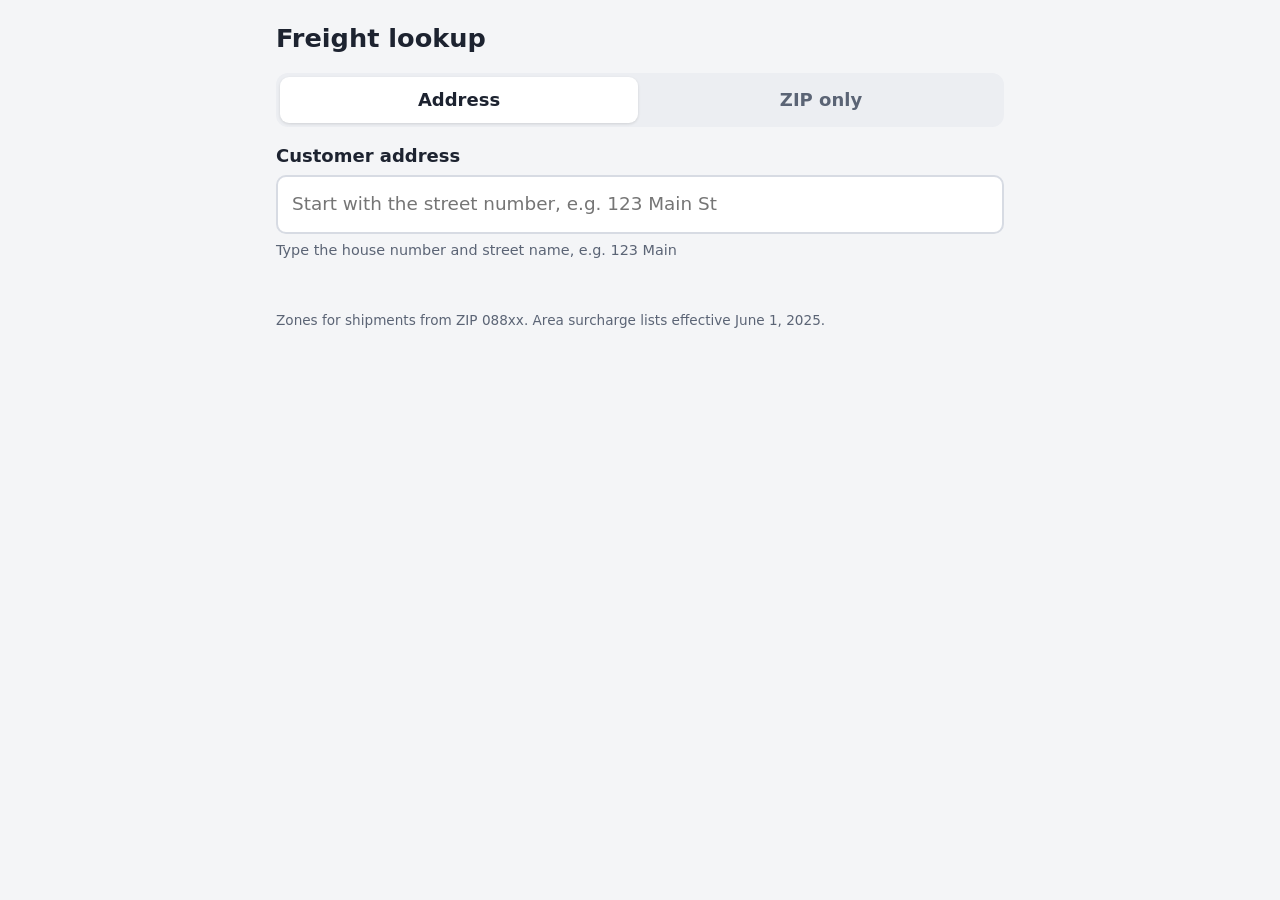
<file: site/index.html>
<!doctype html>
<html lang="en">
<head>
  <meta charset="utf-8">
  <meta name="viewport" content="width=device-width, initial-scale=1">
  <title>Freight Lookup</title>
  <link rel="stylesheet" href="style.css">
  <script src="config.js"></script>
  <script type="module" src="app.js"></script>
</head>
<body>
  <main>
    <h1>Freight lookup</h1>

    <div class="tabs" role="tablist">
      <button role="tab" id="tab-address" aria-selected="true">Address</button>
      <button role="tab" id="tab-zip" aria-selected="false">ZIP only</button>
    </div>

    <form id="address-form" autocomplete="off">
      <label for="address">Customer address</label>
      <input id="address" type="text" placeholder="Start with the street number, e.g. 123 Main St"
             role="combobox" aria-expanded="false" aria-controls="suggestions" aria-autocomplete="list">
      <ul id="suggestions" role="listbox" hidden></ul>
      <p class="hint" id="address-hint">Type the house number and street name, e.g. 123 Main</p>
    </form>

    <form id="zip-form" hidden>
      <label for="zip">Destination ZIP code</label>
      <div class="row">
        <input id="zip" type="text" inputmode="numeric" maxlength="10" placeholder="e.g. 08701">
        <button type="submit">Look up</button>
      </div>
      <p class="hint">No address check. Shows zone and rural status only.</p>
    </form>

    <div id="status" role="status" aria-live="polite"></div>
    <section id="results" aria-live="polite"></section>

    <section id="recent-section" hidden>
      <div class="recent-head">
        <h2>Recent lookups</h2>
        <button id="clear-recent" class="link">Clear</button>
      </div>
      <ul id="recent"></ul>
    </section>

    <footer id="footer"></footer>
  </main>
</body>
</html>
</file>
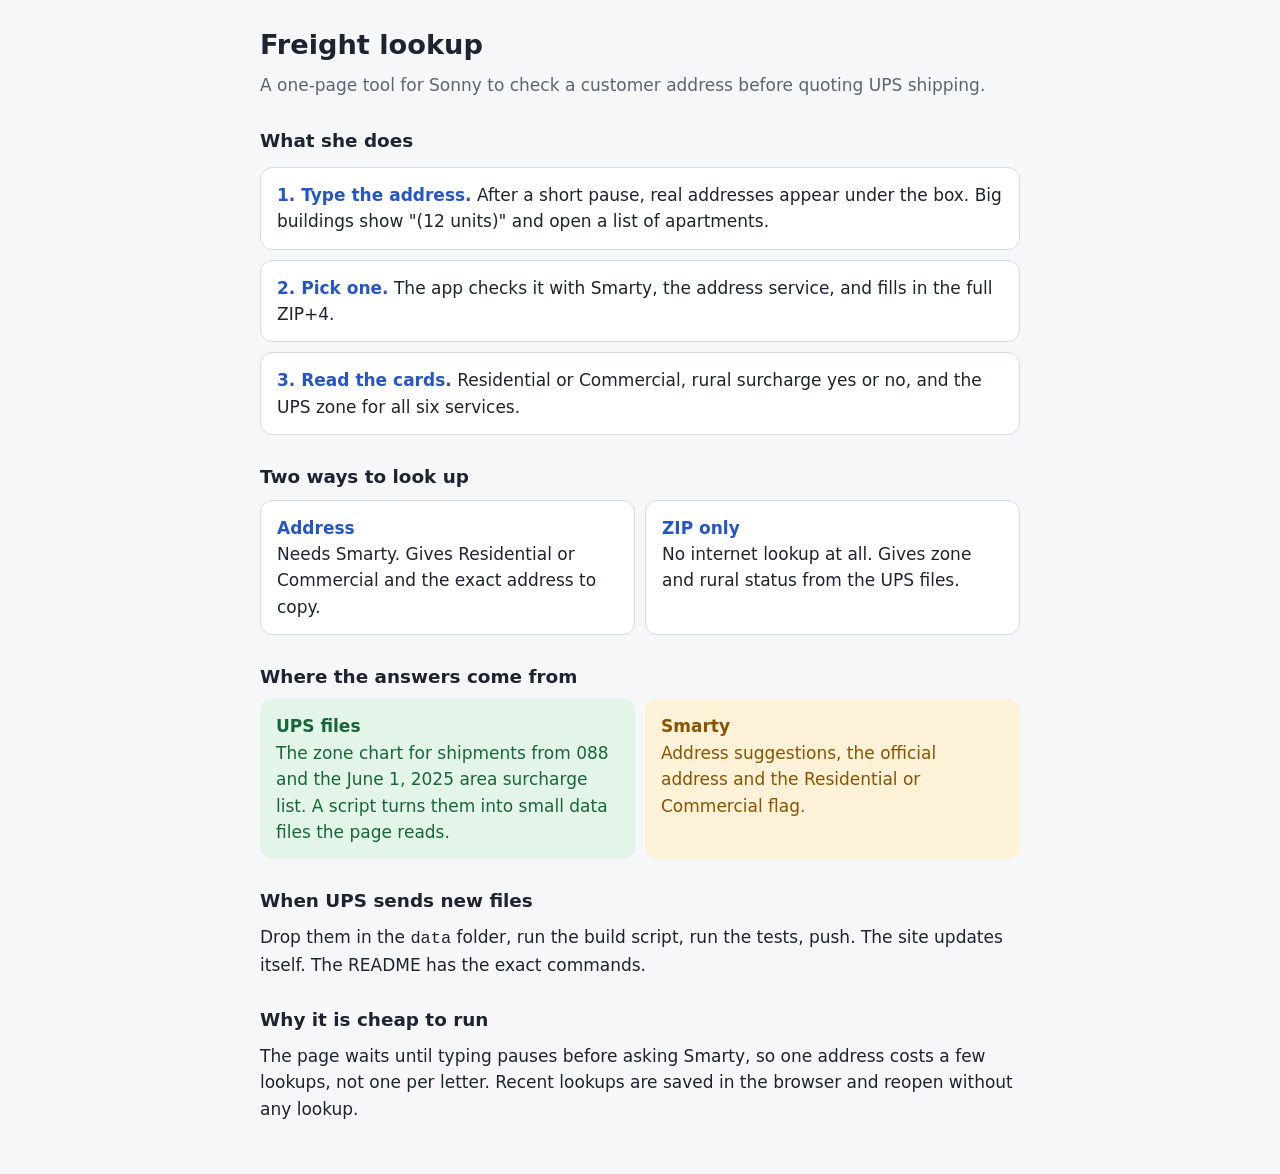
<file: docs/explainer-freight-lookup.html>
<!doctype html>
<html lang="en">
<head>
<meta charset="utf-8">
<meta name="viewport" content="width=device-width, initial-scale=1">
<title>Freight Lookup Explained</title>
<style>
  :root { --bg:#f6f7f9; --panel:#fff; --text:#1d2330; --muted:#5b6475; --line:#d7dbe3; --a:#2456c7; --g:#17663a; --gb:#e3f5e8; --o:#8a5300; --ob:#fdf1d8; }
  @media (prefers-color-scheme: dark) { :root { --bg:#14171d; --panel:#1e222b; --text:#e8eaf0; --muted:#a2a9b8; --line:#343a47; --a:#7ea6ff; --g:#8be0aa; --gb:#183a25; --o:#f5c46b; --ob:#3d2e10; } }
  body { margin:0; background:var(--bg); color:var(--text); font:17px/1.55 system-ui, sans-serif; }
  main { max-width:760px; margin:0 auto; padding:24px 16px 48px; }
  h1 { font-size:1.7rem; margin:0 0 6px; } h2 { font-size:1.15rem; margin:28px 0 8px; }
  p { margin:6px 0; } .muted { color:var(--muted); }
  .flow { display:grid; gap:10px; margin-top:12px; }
  .step { background:var(--panel); border:1px solid var(--line); border-radius:12px; padding:14px 16px; }
  .step b { color:var(--a); }
  .two { display:grid; grid-template-columns:repeat(auto-fit,minmax(240px,1fr)); gap:10px; }
  .g { background:var(--gb); color:var(--g); border:0; } .o { background:var(--ob); color:var(--o); border:0; }
</style>
</head>
<body>
<main>
  <h1>Freight lookup</h1>
  <p class="muted">A one-page tool for Sonny to check a customer address before quoting UPS shipping.</p>

  <h2>What she does</h2>
  <div class="flow">
    <div class="step"><b>1. Type the address.</b> After a short pause, real addresses appear under the box. Big buildings show "(12 units)" and open a list of apartments.</div>
    <div class="step"><b>2. Pick one.</b> The app checks it with Smarty, the address service, and fills in the full ZIP+4.</div>
    <div class="step"><b>3. Read the cards.</b> Residential or Commercial, rural surcharge yes or no, and the UPS zone for all six services.</div>
  </div>

  <h2>Two ways to look up</h2>
  <div class="two">
    <div class="step"><b>Address</b><br>Needs Smarty. Gives Residential or Commercial and the exact address to copy.</div>
    <div class="step"><b>ZIP only</b><br>No internet lookup at all. Gives zone and rural status from the UPS files.</div>
  </div>

  <h2>Where the answers come from</h2>
  <div class="two">
    <div class="step g"><b style="color:inherit">UPS files</b><br>The zone chart for shipments from 088 and the June 1, 2025 area surcharge list. A script turns them into small data files the page reads.</div>
    <div class="step o"><b style="color:inherit">Smarty</b><br>Address suggestions, the official address and the Residential or Commercial flag.</div>
  </div>

  <h2>When UPS sends new files</h2>
  <p>Drop them in the <code>data</code> folder, run the build script, run the tests, push. The site updates itself. The README has the exact commands.</p>

  <h2>Why it is cheap to run</h2>
  <p>The page waits until typing pauses before asking Smarty, so one address costs a few lookups, not one per letter. Recent lookups are saved in the browser and reopen without any lookup.</p>
</main>
</body>
</html>
</file>
<file: site/style.css>
:root {
  --bg: #f4f5f7; --panel: #fff; --text: #1d2330; --muted: #5b6475; --line: #d7dbe3;
  --accent: #2456c7;
  --green-bg: #e3f5e8; --green: #17663a;
  --blue-bg: #e2ebfb; --blue: #1c4aa8;
  --amber-bg: #fdf1d8; --amber: #8a5300;
  --orange-bg: #fde4d4; --orange: #9a3a06;
  --red-bg: #fbe0e0; --red: #a01c1c;
  --grey-bg: #eceef2; --grey: #5b6475;
}
@media (prefers-color-scheme: dark) {
  :root {
    --bg: #14171d; --panel: #1e222b; --text: #e8eaf0; --muted: #a2a9b8; --line: #343a47;
    --accent: #7ea6ff;
    --green-bg: #183a25; --green: #8be0aa;
    --blue-bg: #1b2c4f; --blue: #a9c4ff;
    --amber-bg: #3d2e10; --amber: #f5c46b;
    --orange-bg: #43260f; --orange: #ffab76;
    --red-bg: #451b1b; --red: #ff9c9c;
    --grey-bg: #2a2f3a; --grey: #a2a9b8;
  }
}
* { box-sizing: border-box; }
body { margin: 0; background: var(--bg); color: var(--text); font: 18px/1.45 system-ui, -apple-system, "Segoe UI", sans-serif; }
main { max-width: 760px; margin: 0 auto; padding: 20px 16px 48px; }
h1 { font-size: 1.6rem; margin: 0 0 16px; }
h2 { font-size: 1.1rem; margin: 0; }
label { display: block; font-weight: 600; margin-bottom: 6px; }
input { width: 100%; font: inherit; font-size: 1.15rem; padding: 14px; border: 2px solid var(--line); border-radius: 10px; background: var(--panel); color: var(--text); }
input:focus { outline: none; border-color: var(--accent); }
button { font: inherit; cursor: pointer; }
.hint { color: var(--muted); font-size: .9rem; margin: 6px 0 0; }
.row { display: flex; gap: 8px; }
.row button, .copy { white-space: nowrap; background: var(--accent); color: #fff; border: 0; border-radius: 10px; padding: 0 20px; font-weight: 600; }
@media (prefers-color-scheme: dark) { .row button, .copy { color: #0d1220; } }

.tabs { display: flex; gap: 4px; margin-bottom: 16px; background: var(--grey-bg); padding: 4px; border-radius: 12px; }
.tabs button { flex: 1; border: 0; background: none; color: var(--muted); padding: 10px; border-radius: 9px; font-weight: 600; }
.tabs button[aria-selected="true"] { background: var(--panel); color: var(--text); box-shadow: 0 1px 3px rgba(0,0,0,.12); }

form { position: relative; }
#suggestions { list-style: none; margin: 4px 0 0; padding: 4px; position: absolute; left: 0; right: 0; z-index: 5; background: var(--panel); border: 1px solid var(--line); border-radius: 10px; box-shadow: 0 8px 24px rgba(0,0,0,.15); max-height: 60vh; overflow-y: auto; }
#suggestions button { display: block; width: 100%; text-align: left; border: 0; background: none; color: var(--text); padding: 12px; border-radius: 8px; }
#suggestions button:hover, #suggestions button:focus { background: var(--blue-bg); outline: none; }
#suggestions .more { color: var(--muted); font-size: .9rem; }

#status { margin: 16px 0 0; }
#status:empty { display: none; }
.msg { padding: 14px 16px; border-radius: 10px; font-weight: 500; }
.msg.error { background: var(--red-bg); color: var(--red); }
.msg.info { background: var(--grey-bg); color: var(--muted); }

#results { display: grid; gap: 14px; margin-top: 18px; }
.card { background: var(--panel); border-radius: 14px; padding: 18px; border: 1px solid var(--line); }
.card .label { font-size: .85rem; text-transform: uppercase; letter-spacing: .04em; font-weight: 700; opacity: .85; }
.card .big { font-size: 2rem; font-weight: 800; line-height: 1.15; margin-top: 2px; }
.card .sub { margin-top: 4px; }
.pair { display: grid; grid-template-columns: repeat(auto-fit, minmax(240px, 1fr)); gap: 14px; }
@media (max-width: 560px) { .card .big { font-size: 1.7rem; } }
.green { background: var(--green-bg); color: var(--green); border-color: transparent; }
.blue { background: var(--blue-bg); color: var(--blue); border-color: transparent; }
.amber { background: var(--amber-bg); color: var(--amber); border-color: transparent; }
.orange { background: var(--orange-bg); color: var(--orange); border-color: transparent; }
.red { background: var(--red-bg); color: var(--red); border-color: transparent; }
.grey { background: var(--grey-bg); color: var(--grey); border-color: transparent; }

.addr { display: flex; gap: 12px; align-items: center; justify-content: space-between; flex-wrap: wrap; }
.addr .text { font-size: 1.25rem; font-weight: 600; }
.addr .county { margin-top: 10px; }
.copy { padding: 10px 18px; }

.zones { width: 100%; border-collapse: collapse; margin-top: 8px; }
.zones td { padding: 10px 4px; border-top: 1px solid var(--line); }
.zones td:last-child { text-align: right; font-size: 1.5rem; font-weight: 800; }
.zones .na { font-size: 1rem; font-weight: 500; color: var(--muted); }

#recent-section { margin-top: 32px; }
.recent-head { display: flex; justify-content: space-between; align-items: center; }
.link { border: 0; background: none; color: var(--accent); text-decoration: underline; padding: 4px; }
#recent { list-style: none; padding: 0; margin: 8px 0 0; }
#recent button { width: 100%; text-align: left; background: var(--panel); border: 1px solid var(--line); border-radius: 10px; padding: 10px 14px; margin-bottom: 6px; color: var(--text); }
#recent small { color: var(--muted); }
footer { margin-top: 32px; color: var(--muted); font-size: .85rem; }
</file>
